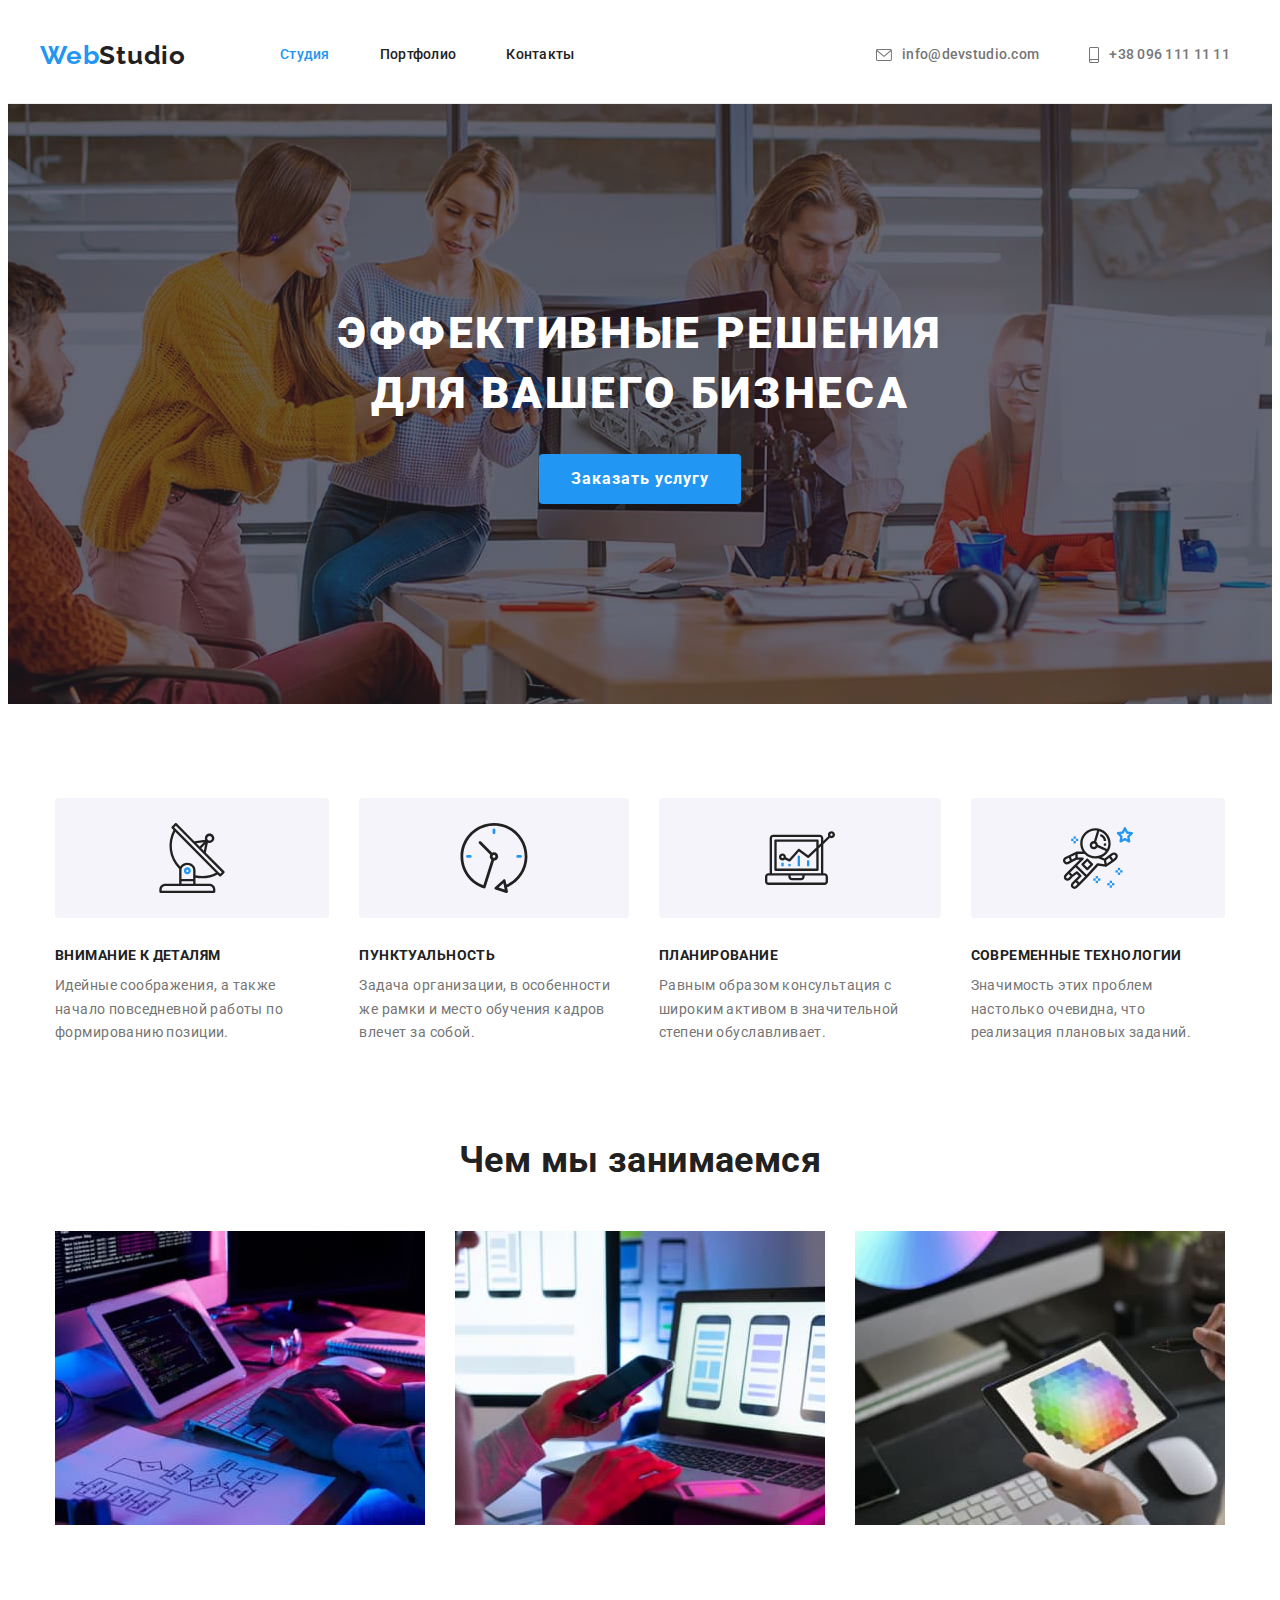
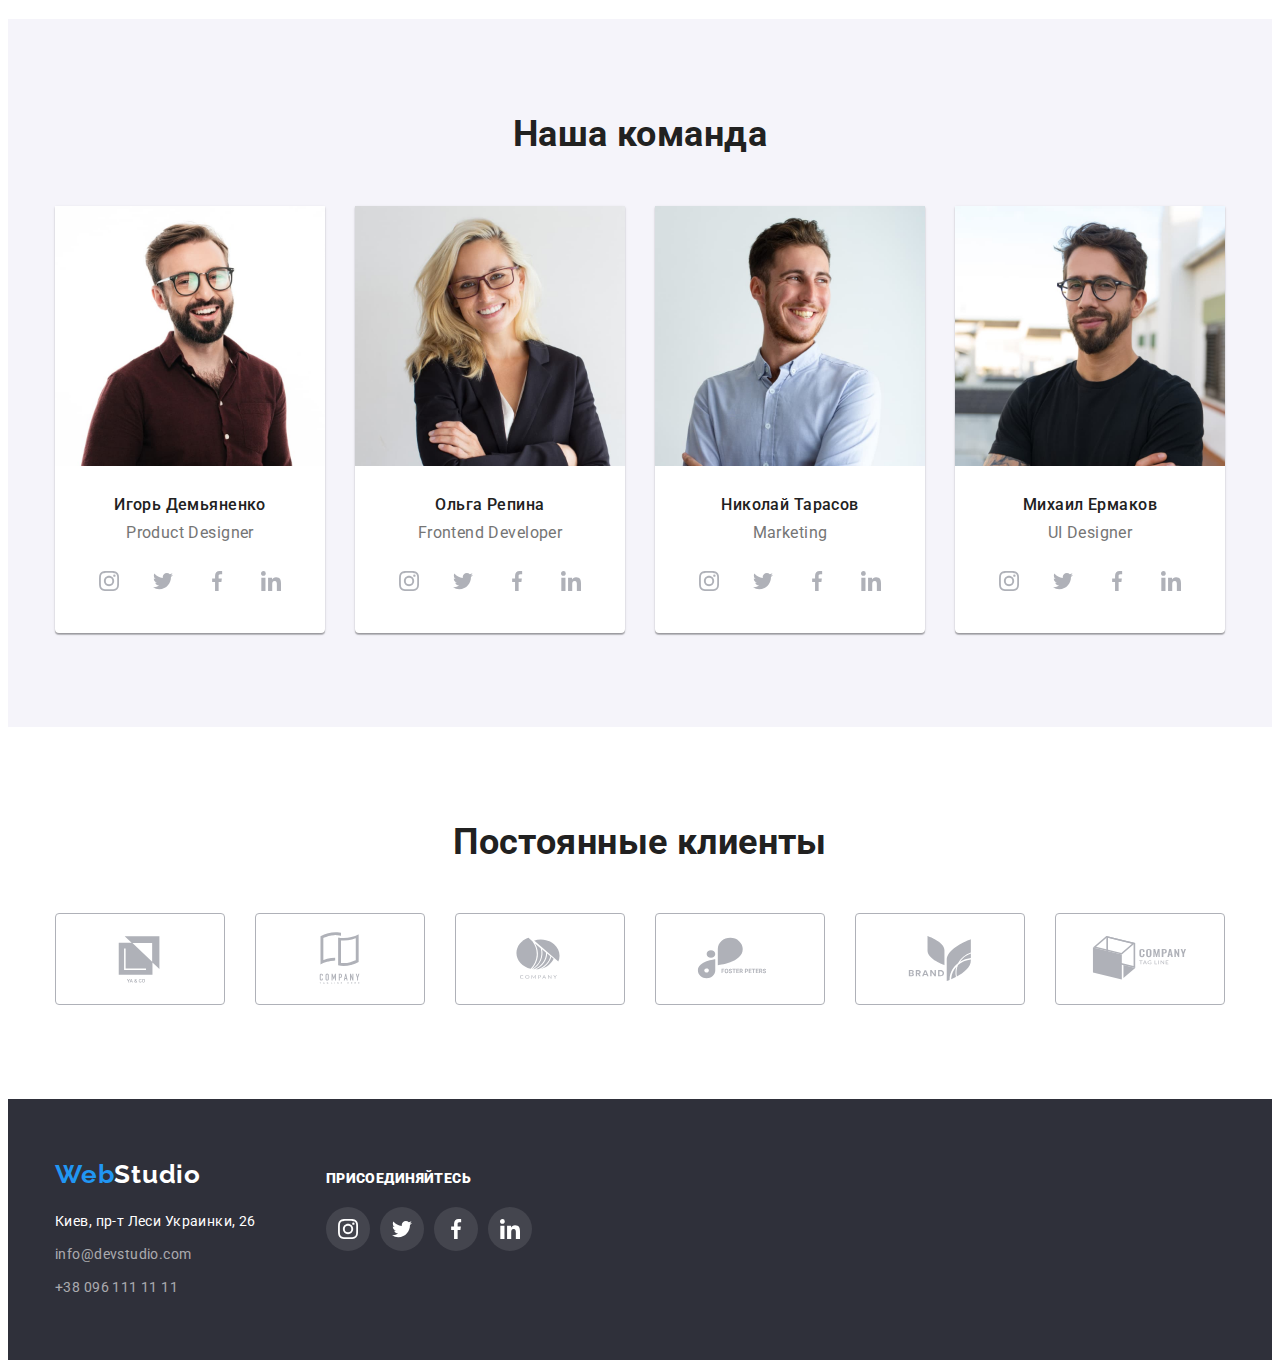
<file: index.html>
<!DOCTYPE html>
<html lang="ru">

<head>
    <meta charset="UTF-8">
    <meta http-equiv="X-UA-Compatible" content="IE=edge">
    <meta name="viewport" content="width=device-width, initial-scale=1.0">
    <title>Студия</title>
    <link rel="stylesheet"
        href="https://fonts.googleapis.com/css2?family=Raleway:wght@700&family=Roboto:wght@400;500;700;900&display=swap">
    <link rel="stylesheet" href="https://cdnjs.cloudflare.com/ajax/libs/modern-normalize/1.1.0/modern-normalize.min.css"
        integrity="sha512-wpPYUAdjBVSE4KJnH1VR1HeZfpl1ub8YT/NKx4PuQ5NmX2tKuGu6U/JRp5y+Y8XG2tV+wKQpNHVUX03MfMFn9Q=="
        crossorigin="anonymous" referrerpolicy="no-referrer" />
    <link rel="stylesheet" href="./css/style.css">
</head>

<body>
    <!-- Секция Header -->
    <header class="section-header">
        <div class="container header-container">
            <div class="logoWrapper">
                <a class=" logo link" href="./index.html">
                    Web<span class="logo-accent-header">Studio</span>
                </a>
            </div>
            <nav>
                <ul class="site-nav list">
                    <li class="nav-link nav-link-active"><a href="./index.html">Студия</a> </li>
                    <li class="nav-link"><a href="./portfolio.html">Портфолио</a> </li>
                    <li class="nav-link"><a href="#">Контакты</a> </li>
                </ul>
            </nav>
            <ul class="site-auth list">
                <li class="site-auth-item">
                    <a class="site-auth-link" href="mailto:info@devstudio.com">
                        <svg class="site-auth-icon" width="16px" height="12px">
                            <use href="./images/icons.svg#icon-envelope"></use>
                        </svg> info@devstudio.com</a>
                </li>
                <li class="site-auth-icon">
                    <a class="site-auth-link" href="tel:+380961111111"><svg class="site-auth-icon" width="10px"
                            height="16px">
                            <use href="./images/icons.svg#icon-smartphone"></use>
                        </svg> +38 096 111 11 11</a>
                </li>
            </ul>
        </div>
    </header>
    <main>
        <!-- Секция 1 Hero -->
        <section class="hero section overlay">
            <div class="container">
                <h1 class="hero-title">Эффективные решения для вашего бизнеса</h1>
                <button class="hero-button" type="button">Заказать услугу</button>
            </div>
        </section>
        <!-- Секция Future -->
        <section class="features section">
            <div class="container">
                <h2 class="features-title visually-hidden">Особенности</h2>
                <ul class="features-list list">
                    <li class="features-list-item ">
                        <h3 class="features-list-title">Внимание к деталям</h3>
                        <p class="features-list-description">Идейные соображения, а также начало повседневной работы по
                            формированию позиции.</p>
                    </li>
                    <li class="features-list-item">
                        <h3 class="features-list-title">Пунктуальность</h3>
                        <p class="features-list-description">Задача организации, в особенности же рамки и место обучения
                            кадров влечет за собой.</p>
                    </li>
                    <li class="features-list-item">
                        <h3 class="features-list-title">Планирование</h3>
                        <p class="features-list-description">Равным образом консультация с широким активом в
                            значительной степени обуславливает.</p>
                    </li>
                    <li class="features-list-item">
                        <h3 class="features-list-title">Современные технологии</h3>
                        <p class="features-list-description">Значимость этих проблем настолько очевидна, что реализация
                            плановых заданий.</p>
                    </li>
                </ul>
            </div>
        </section>
        <!-- Секция Our-work -->
        <section class="section">
            <div class="container">
                <h2 class="our-work-title">Чем мы занимаемся</h2>
                <ul class="our-work-list list">
                    <li class="our-work-item"><img src="./images/about-us/img.jpg" alt="Программное-обеспечение"
                            width="370" height="294" /></li>
                    <li class="our-work-item"><img src="./images/about-us/img(1).jpg" alt="Мобильные-приложения"
                            width="370" height="294" /></li>
                    <li class="our-work-item"><img src="./images/about-us/img(2).jpg" alt="Дизайн" width="370"
                            height="294" /></li>
                </ul>
            </div>
        </section>

        <!-- Секция Our-team -->
        <section class="our-team section">
            <div class="container">
                <h2 class="our-team-title">Наша команда</h2>
                <ul class="team-list list">
                    <li class="team-list-item ">
                        <img src="./images/team/team-player.jpg" alt="Игорь-Демьяненко" width="270" height="260" />
                        <div class="team-member-description">
                            <h3 class="team-member-title">Игорь Демьяненко</h3>
                            <p class="team-member-position" lang="eu">Product Designer</p>
                            <ul class="list social-media">
                                <li class="social-media-item">
                                    <a class="social-media-link link" href="#" target="_blank"
                                        rel="noopener no-referrer" aria-label="instagram">
                                        <svg class="social-media-icon" width="20px" height="20px">
                                            <use href="./images/icons.svg#icon-instagram"></use>
                                        </svg>
                                    </a>
                                </li>
                                <li class="social-media-item">
                                    <a class="social-media-link link" href="#" target="_blank"
                                        rel="noopener no-referrer" aria-label="twitter">
                                        <svg class="social-media-icon" width="20px" height="20px">
                                            <use href="./images/icons.svg#icon-twitter"></use>
                                        </svg>
                                    </a>
                                </li>
                                <li class="social-media-item">
                                    <a class="social-media-link link" href="#" target="_blank"
                                        rel="noopener no-referrer" aria-label="facebook">
                                        <svg class="social-media-icon" width="20px" height="20px">
                                            <use href="./images/icons.svg#icon-facebook"></use>
                                        </svg>
                                    </a>
                                </li>
                                <li class="social-media-item">
                                    <a class="social-media-link link" href="#" target="_blank"
                                        rel="noopener no-referrer" aria-label="linkedin">
                                        <svg class="social-media-icon" width="20px" height="20px">
                                            <use href="./images/icons.svg#icon-linkedin"></use>
                                        </svg>
                                    </a>
                                </li>
                            </ul>
                        </div>
                    </li>
                    <li class="team-list-item">
                        <img src="./images/team/team-player(1).jpg" alt="Ольга-Репина" width="270" height="260" />
                        <div class="team-member-description">
                            <h3 class="team-member-title">Ольга Репина</h3>
                            <p class="team-member-position" lang="eu">Frontend Developer</p>
                            <ul class="list social-media">
                                <li class="social-media-item">
                                    <a class="social-media-link link" href="#" target="_blank"
                                        rel="noopener no-referrer" aria-label="instagram">
                                        <svg class="social-media-icon" width="20px" height="20px">
                                            <use href="./images/icons.svg#icon-instagram"></use>
                                        </svg>
                                    </a>
                                </li>
                                <li class="social-media-item">
                                    <a class="social-media-link link" href="#" target="_blank"
                                        rel="noopener no-referrer" aria-label="twitter">
                                        <svg class="social-media-icon" width="20px" height="20px">
                                            <use href="./images/icons.svg#icon-twitter"></use>
                                        </svg>
                                    </a>
                                </li>
                                <li class="social-media-item">
                                    <a class="social-media-link link" href="#" target="_blank"
                                        rel="noopener no-referrer" aria-label="facebook">
                                        <svg class="social-media-icon" width="20px" height="20px">
                                            <use href="./images/icons.svg#icon-facebook"></use>
                                        </svg>
                                    </a>
                                </li>
                                <li class="social-media-item">
                                    <a class="social-media-link link" href="#" target="_blank"
                                        rel="noopener no-referrer" aria-label="linkedin">
                                        <svg class="social-media-icon" width="20px" height="20px">
                                            <use href="./images/icons.svg#icon-linkedin"></use>
                                        </svg>
                                    </a>
                                </li>
                            </ul>
                        </div>
                    </li>
                    <li class="team-list-item">
                        <img src="./images/team/team-player(2).jpg" alt="Николай-Тарасов" width="270" height="260" />
                        <div class="team-member-description">
                            <h3 class="team-member-title">Николай Тарасов</h3>
                            <p class="team-member-position" lang="eu">Marketing</p>
                            <ul class="list social-media">
                                <li class="social-media-item">
                                    <a class="social-media-link link" href="#" target="_blank"
                                        rel="noopener no-referrer" aria-label="instagram">
                                        <svg class="social-media-icon" width="20px" height="20px">
                                            <use href="./images/icons.svg#icon-instagram"></use>
                                        </svg>
                                    </a>
                                </li>
                                <li class="social-media-item">
                                    <a class="social-media-link link" href="#" target="_blank"
                                        rel="noopener no-referrer" aria-label="twitter">
                                        <svg class="social-media-icon" width="20px" height="20px">
                                            <use href="./images/icons.svg#icon-twitter"></use>
                                        </svg>
                                    </a>
                                </li>
                                <li class="social-media-item">
                                    <a class="social-media-link link" href="#" target="_blank"
                                        rel="noopener no-referrer" aria-label="facebook">
                                        <svg class="social-media-icon" width="20px" height="20px">
                                            <use href="./images/icons.svg#icon-facebook"></use>
                                        </svg>
                                    </a>
                                </li>
                                <li class="social-media-item">
                                    <a class="social-media-link link" href="#" target="_blank"
                                        rel="noopener no-referrer" aria-label="linkedin">
                                        <svg class="social-media-icon" width="20px" height="20px">
                                            <use href="./images/icons.svg#icon-linkedin"></use>
                                        </svg>
                                    </a>
                                </li>
                            </ul>
                        </div>
                    </li>
                    <li class="team-list-item">
                        <img src="./images/team/team-player(3).jpg" alt="Михаил-Ермаков" width="270" height="260" />
                        <div class="team-member-description">
                            <h3 class="team-member-title">Михаил Ермаков</h3>
                            <p class="team-member-position" lang="eu">UI Designer</p>
                            <ul class="list social-media">
                                <li class="social-media-item">
                                    <a class="social-media-link link" href="#" target="_blank"
                                        rel="noopener no-referrer" aria-label="instagram">
                                        <svg class="social-media-icon" width="20px" height="20px">
                                            <use href="./images/icons.svg#icon-instagram"></use>
                                        </svg>
                                    </a>
                                </li>
                                <li class="social-media-item">
                                    <a class="social-media-link link" href="#" target="_blank"
                                        rel="noopener no-referrer" aria-label="twitter">
                                        <svg class="social-media-icon" width="20px" height="20px">
                                            <use href="./images/icons.svg#icon-twitter"></use>
                                        </svg>
                                    </a>
                                </li>
                                <li class="social-media-item">
                                    <a class="social-media-link link" href="#" target="_blank"
                                        rel="noopener no-referrer" aria-label="facebook">
                                        <svg class="social-media-icon" width="20px" height="20px">
                                            <use href="./images/icons.svg#icon-facebook"></use>
                                        </svg>
                                    </a>
                                </li>
                                <li class="social-media-item">
                                    <a class="social-media-link link" href="#" target="_blank"
                                        rel="noopener no-referrer" aria-label="linkedin">
                                        <svg class="social-media-icon" width="20px" height="20px">
                                            <use href="./images/icons.svg#icon-linkedin"></use>
                                        </svg>
                                    </a>
                                </li>
                            </ul>
                        </div>
                    </li>
                </ul>
            </div>
        </section>
        <section class="section">
            <div class="container">
                <h2 class="our-clients-title">Постоянные клиенты</h2>
                <ul class="list our-clients">
                    <li class="our-clients-item">
                        <a class="our-clients-link link" href="#" target="_blank" rel="noopener no-referrer"
                            aria-label="YA & CO">
                            <svg class="our-clients-icon" width="106px" height="60px">
                                <use href="./images/icons.svg#icon-client-1"></use>
                            </svg>
                        </a>
                    </li>
                    <li class="our-clients-item">
                        <a class="our-clients-link link" href="#" target="_blank" rel="noopener no-referrer"
                            aria-label="Company Tagline Here">
                            <svg class="our-clients-icon" width="106px" height="60px">
                                <use href="./images/icons.svg#icon-client-2"></use>
                            </svg>
                        </a>
                    </li>
                    <li class="our-clients-item">
                        <a class="our-clients-link link" href="#" target="_blank" rel="noopener no-referrer"
                            aria-label="Company">
                            <svg class="our-clients-icon" width="106px" height="60px">
                                <use href="./images/icons.svg#icon-client-3"></use>
                            </svg>
                        </a>
                    </li>
                    <li class="our-clients-item">
                        <a class="our-clients-link link" href="#" target="_blank" rel="noopener no-referrer"
                            aria-label="Foster Peters">
                            <svg class="our-clients-icon" width="106px" height="60px">
                                <use href="./images/icons.svg#icon-client-4"></use>
                            </svg>
                        </a>
                    </li>
                    <li class="our-clients-item">
                        <a class="our-clients-link link" href="#" target="_blank" rel="noopener no-referrer"
                            aria-label="Brand">
                            <svg class="our-clients-icon" width="106px" height="60px">
                                <use href="./images/icons.svg#icon-client-5"></use>
                            </svg>
                        </a>
                    </li>
                    <li class="our-clients-item">
                        <a class="our-clients-link link" href="#" target="_blank" rel="noopener no-referrer"
                            aria-label="Company Tag Line">
                            <svg class="our-clients-icon" width="106px" height="60px">
                                <use href="./images/icons.svg#icon-client-6"></use>
                            </svg>
                        </a>
                    </li>
                </ul>
            </div>
        </section>
    </main>

    <!-- Секция Footer -->
    <footer class="page-footer">
        <div class="container footer-container">
            <div class="footer-adress">
                <a class="logo link" href="./index.html">
                    Web<span class="logo-accent-footer">Studio</span>
                </a>
                <address>
                    <ul class="footer-list list">
                        <li class="footer-list-item"><a class="footer-list-address-link"
                                href="https://goo.gl/maps/Rm4vWPJoZRs2Vfyq5" target="_blank"
                                rel="noopener nofollow">Киев, пр-т Леси Украинки, 26</a></li>
                        <li class="footer-list-item"><a class="footer-list-link"
                                href="mailto:info@devstudio.com">info@devstudio.com</a></li>
                        <li class="footer-list-item"><a class="footer-list-link" href="tel:+380961111111">+38 096 111 11
                                11</a>
                        </li>
                    </ul>
                </address>
            </div>
            <div class="footer-social-link">
                <p class="footer-social-slogan"><strong>присоединяйтесь</strong></p>
                <ul class="list social-media">
                    <li class="social-media-item">
                        <a class="social-media-link footer-media-link link" href="#" target="_blank"
                            rel="noopener no-referrer" aria-label="instagram">
                            <svg class="social-media-icon-footer" width="20px" height="20px">
                                <use href="./images/icons.svg#icon-instagram"></use>
                            </svg>
                        </a>
                    </li>
                    <li class="social-media-item">
                        <a class="social-media-link footer-media-link link" href="#" target="_blank"
                            rel="noopener no-referrer" aria-label="twitter">
                            <svg class="social-media-icon-footer" width="20px" height="20px">
                                <use href="./images/icons.svg#icon-twitter"></use>
                            </svg>
                        </a>
                    </li>
                    <li class="social-media-item">
                        <a class="social-media-link footer-media-link link" href="#" target="_blank"
                            rel="noopener no-referrer" aria-label="facebook">
                            <svg class="social-media-icon-footer" width="20px" height="20px">
                                <use href="./images/icons.svg#icon-facebook"></use>
                            </svg>
                        </a>
                    </li>
                    <li class="social-media-item">
                        <a class="social-media-link footer-media-link link" href="#" target="_blank"
                            rel="noopener no-referrer" aria-label="linkedin">
                            <svg class="social-media-icon-footer" width="20px" height="20px">
                                <use href="./images/icons.svg#icon-linkedin"></use>
                            </svg>
                        </a>
                    </li>
                </ul>
            </div>
        </div>
    </footer>
</body>

</html>
</file>
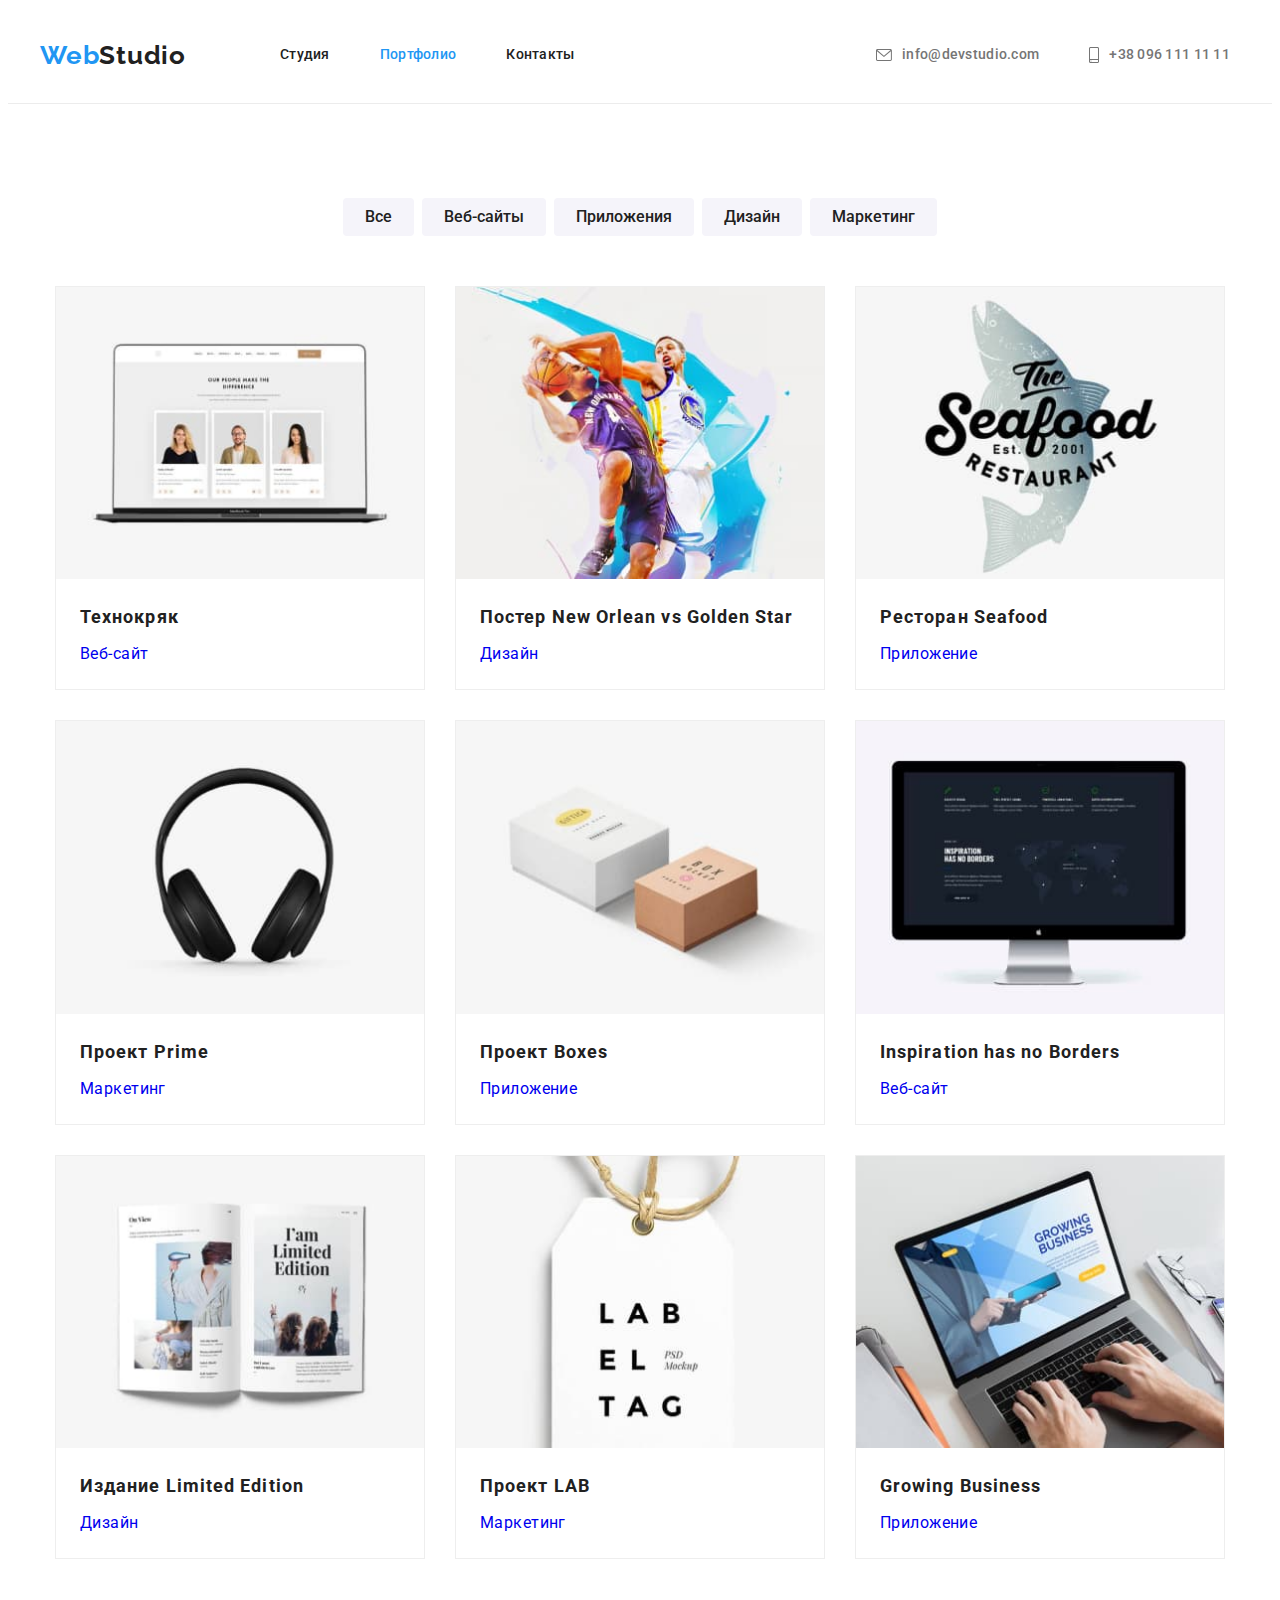
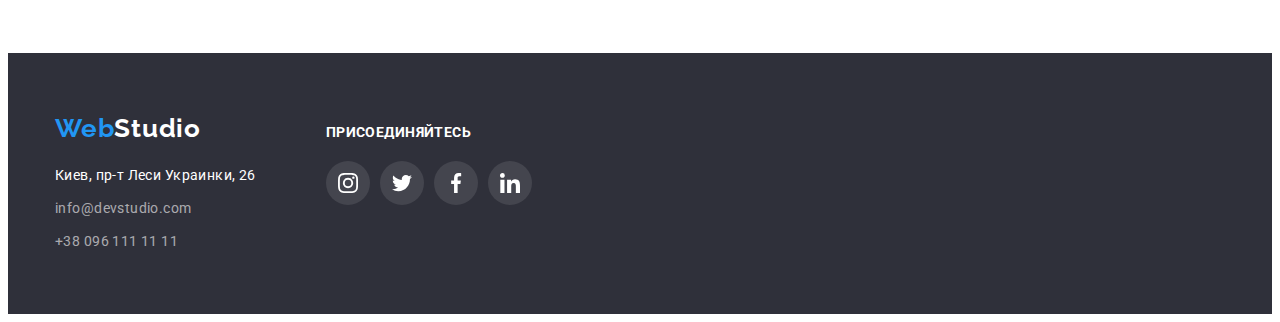
<file: portfolio.html>
<!DOCTYPE html>
<html lang="ru">

<head>
    <meta charset="UTF-8">
    <meta http-equiv="X-UA-Compatible" content="IE=edge">
    <meta name="viewport" content="width=device-width, initial-scale=1.0">
    <title>Студия</title>
    <link rel="stylesheet"
        href="https://fonts.googleapis.com/css2?family=Raleway:wght@700&family=Roboto:wght@400;500;700;900&display=swap">
    <link rel="stylesheet" href="https://cdnjs.cloudflare.com/ajax/libs/modern-normalize/1.1.0/modern-normalize.min.css"
        integrity="sha512-wpPYUAdjBVSE4KJnH1VR1HeZfpl1ub8YT/NKx4PuQ5NmX2tKuGu6U/JRp5y+Y8XG2tV+wKQpNHVUX03MfMFn9Q=="
        crossorigin="anonymous" referrerpolicy="no-referrer" />
    <link rel="stylesheet" href="./css/style.css">
</head>

<body>
    <!-- Секция Header -->
    <header class="section-header">
        <div class="container header-container">
            <div class="logoWrapper">
                <a class=" logo link" href="./index.html">
                    Web<span class="logo-accent-header">Studio</span>
                </a>
            </div>
            <nav>
                <ul class="site-nav list">
                    <li class="nav-link"><a href="./index.html">Студия</a> </li>
                    <li class="nav-link nav-link-active"><a href="./portfolio.html">Портфолио</a> </li>
                    <li class="nav-link"><a href="#">Контакты</a> </li>
                </ul>
            </nav>
            <ul class="site-auth list">
                <li class="site-auth-item">
                    <a class="site-auth-link" width="16" height="12" href="mailto:info@devstudio.com"><svg
                            class="site-auth-icon" width="16px" height="12px">
                            <use href="./images/icons.svg#icon-envelope"></use>
                        </svg> info@devstudio.com</a>
                </li>
                <li class="site-auth-icon">
                    <a class="site-auth-link" href="tel:+380961111111"><svg class="site-auth-icon" width="10px"
                            height="16px">
                            <use href="./images/icons.svg#icon-smartphone"></use>
                        </svg> +38 096 111 11 11</a>
                </li>
            </ul>
        </div>
    </header>

    <!-- Секция Примеры работ -->
    <section class="section">
        <div class="container">
            <h1 class="visually-hidden">Примеры работ</h1>
            <ul class="filter-list list">
                <li class="filter-list-item">
                    <button class="filter-button" type="button">Все</button>
                </li>
                <li class="filter-list-item">
                    <button class="filter-button" type="button">Веб-сайты</button>
                </li>
                <li class="filter-list-item">
                    <button class="filter-button" type="button">Приложения</button>
                </li>
                <li class="filter-list-item">
                    <button class="filter-button" type="button">Дизайн</button>
                </li>
                <li class="filter-list-item">
                    <button class="filter-button" type="button">Маркетинг</button>
                </li>
            </ul>
            <ul class="project-list  list">
                <li class="project-list-item">
                    <a class="project-list-link" href="#" target="_blank" rel="noopener no-referrer"
                        aria-label="Веб-сайт Технокряк">
                        <img src="./images/portfolio/technocrack.jpg" alt="Технокряк" width="370" height="294">
                        <div class="list-item-description">
                            <h2 class="project-title">Технокряк</h2>
                            <p class="project-type">Веб-сайт</p>
                        </div>
                    </a>
                </li>
                <li class="project-list-item">
                    <a class="project-list-link" href="#" target="_blank" rel="noopener no-referrer"
                        aria-label="Дизайн Постер New Orlean vs Golden Star">
                        <img src="./images/portfolio/new-orlean-vs-golden-star.jpg"
                            alt="Постер-New-Orlean-vs-Golden-Star" width="370" height="294">
                        <div class="list-item-description">
                            <h2 class="project-title">Постер New Orlean vs Golden Star</h2>
                            <p class="project-type">Дизайн</p>
                        </div>
                    </a>
                </li>
                <li class="project-list-item">
                    <a class="project-list-link" href="#" target="_blank" rel="noopener no-referrer"
                        aria-label="Приложение Ресторан Seafood">
                        <img src="./images/portfolio/seafood.jpg" alt="Ресторан-Seafood" width="370" height="294">
                        <div class="list-item-description">
                            <h2 class="project-title">Ресторан Seafood</h2>
                            <p class="project-type">Приложение</p>
                        </div>
                    </a>
                </li>
                <li class="project-list-item">
                    <a class="project-list-link" href="#" target="_blank" rel="noopener no-referrer"
                        aria-label="Маркетинг Проект Prime">
                        <img src="./images/portfolio/prime.jpg" alt="Проект-Prime" width="370" height="294">
                        <div class="list-item-description">
                            <h2 class="project-title">Проект Prime</h2>
                            <p class="project-type">Маркетинг</p>
                        </div>
                    </a>
                </li>
                <li class="project-list-item">
                    <a class="project-list-link" href="#" target="_blank" rel="noopener no-referrer"
                        aria-label="Приложение Проект Boxes">
                        <img src="./images/portfolio/boxes.jpg" alt="Проект-Boxes" width="370" height="294">
                        <div class="list-item-description">
                            <h2 class="project-title">Проект Boxes</h2>
                            <p class="project-type">Приложение</p>
                        </div>
                    </a>
                </li>
                <li class="project-list-item">
                    <a class="project-list-link" href="#" target="_blank" rel="noopener no-referrer"
                        aria-label="Веб-сайт Inspiration has no Borders">
                        <img src="./images/portfolio/inspiration-has-no-borders.jpg" alt="Inspiration-has-no-Borders"
                            width="370" height="294">
                        <div class="list-item-description">
                            <h2 class="project-title">Inspiration has no Borders</h2>
                            <p class="project-type">Веб-сайт</p>
                        </div>
                    </a>
                </li>
                <li class="project-list-item">
                    <a class="project-list-link" href="#" target="_blank" rel="noopener no-referrer"
                        aria-label="Дизайн Издание Limited Edition">
                        <img src="./images/portfolio/limited-edition.jpg" alt="Издание-Limited-Edition" width="370"
                            height="294">
                        <div class="list-item-description">
                            <h2 class="project-title">Издание Limited Edition</h2>
                            <p class="project-type">Дизайн</p>
                        </div>
                    </a>
                </li>
                <li class="project-list-item">
                    <a class="project-list-link" href="#" target="_blank" rel="noopener no-referrer"
                        aria-label="Маркетинг Проект LAB">
                        <img src="./images/portfolio/lab.jpg" alt="Проект-LAB" width="370" height="294">
                        <div class="list-item-description">
                            <h2 class="project-title">Проект LAB</h2>
                            <p class="project-type">Маркетинг</p>
                        </div>
                    </a>
                </li>
                <li class="project-list-item">
                    <a class="project-list-link" href="#" target="_blank" rel="noopener no-referrer"
                        aria-label="Приложение Growing Business">
                        <img src="./images/portfolio/growing-business.jpg" alt="Growing-Business" width="370"
                            height="294">
                        <div class="list-item-description">
                            <h2 class="project-title">Growing Business</h2>
                            <p class="project-type">Приложение</p>
                        </div>
                    </a>
                </li>
            </ul>
        </div>
    </section>
    </main>

    <!-- Секция Footer -->
    <footer class="page-footer">
        <div class="container footer-container">
            <div class="footer-adress">
                <a class="logo link" href="./index.html">
                    Web<span class="logo-accent-footer">Studio</span>
                </a>
                <address>
                    <ul class="footer-list list">
                        <li class="footer-list-item"><a class="footer-list-address-link"
                                href="https://goo.gl/maps/Rm4vWPJoZRs2Vfyq5" target="_blank"
                                rel="noopener nofollow">Киев, пр-т Леси Украинки, 26</a></li>
                        <li class="footer-list-item"><a class="footer-list-link"
                                href="mailto:info@devstudio.com">info@devstudio.com</a></li>
                        <li class="footer-list-item"><a class="footer-list-link" href="tel:+380961111111">+38 096 111 11
                                11</a>
                        </li>
                    </ul>
                </address>
            </div>
            <div class="footer-social-link">
                <h3 class="footer-social-title visually-hidden">Мы в социальных сетях</h3>
                <p class="footer-social-slogan" lang="ru">присоединяйтесь</p>
                <ul class="list social-media">
                    <li class="social-media-item">
                        <a class="social-media-link footer-media-link link" href="#" target="_blank"
                            rel="noopener no-referrer" aria-label="instagram">
                            <svg class="social-media-icon-footer" width="20px" height="20px">
                                <use href="./images/icons.svg#icon-instagram"></use>
                            </svg>
                        </a>
                    </li>
                    <li class="social-media-item">
                        <a class="social-media-link footer-media-link link" href="#" target="_blank"
                            rel="noopener no-referrer" aria-label="twitter">
                            <svg class="social-media-icon-footer" width="20px" height="20px">
                                <use href="./images/icons.svg#icon-twitter"></use>
                            </svg>
                        </a>
                    </li>
                    <li class="social-media-item">
                        <a class="social-media-link footer-media-link link" href="#" target="_blank"
                            rel="noopener no-referrer" aria-label="facebook">
                            <svg class="social-media-icon-footer" width="20px" height="20px">
                                <use href="./images/icons.svg#icon-facebook"></use>
                            </svg>
                        </a>
                    </li>
                    <li class="social-media-item">
                        <a class="social-media-link footer-media-link link" href="#" target="_blank"
                            rel="noopener no-referrer" aria-label="linkedin">
                            <svg class="social-media-icon-footer" width="20px" height="20px">
                                <use href="./images/icons.svg#icon-linkedin"></use>
                            </svg>
                        </a>
                    </li>
                </ul>
            </div>
        </div>
    </footer>
</body>

</html>
</file>
<file: css/style.css>
html {
  box-sizing: border-box;
}

*,
*::before,
*::after {
  box-sizing: border-box;
}

:root {
  --dark-accent: #2196f3;
  --accent: #188ce8;
  --dark-text: #212121;
  --dark-background: #2f303a;
  --main: #ffffff;
  --light-border: #eeeeee;
  --second-text-color: #757575;
  --link-color: #afb1b8;
  --light-background: #f5f4fa;
  --header-line: #ececec;
}

body {
  font-family: 'Roboto', 'sans-serif';
  background-color: var(--main);
  color: var(--second-text-color);
  font-size: 14px;
  letter-spacing: 0.03em;
}

h1,
h2,
h3,
h4,
h5,
h6,
p {
  margin: 0;
}

img {
  display: block;
  max-width: 100%;
  height: auto;
}

address {
  font-style: normal;
}

.section {
  padding-top: 94px;
  padding-bottom: 94px;
}

.container {
  width: 1200px;
  padding: 0 15px;
  margin: 0 auto;
}

.visually-hidden {
  visibility: hidden;
  width: 0;
  height: 0;
  margin: 0;
  position: absolute;
  width: 1px;
  height: 1px;
  margin: -1px;
  border: 0;
  padding: 0;
  white-space: nowrap;
  clip-path: inset(100%);
  clip: rect(0 0 0 0);
  overflow: hidden;
}

.list {
  list-style: none;
  margin: 0;
  padding: 0;
}

.logo,
.nav-link a,
.site-auth-link,
.footer-list-link,
.footer-list-address-link {
  text-decoration: none;
}

.nav-link a:hover,
.nav-link a:focus,
.site-auth-link:hover,
.site-auth-link:focus,
.footer-list-link:hover,
.footer-list-link:focus,
.footer-list-address-link:hover,
.footer-list-address-link:focus {
  color: var(--dark-accent);
}

.logo,
.logo * {
  font-family: 'Raleway', 'sans-serif';
}

.logo {
  font-weight: 700;
  font-size: 26px;
  line-height: 1.19;
  letter-spacing: 0.03em;
  color: var(--dark-accent);
}

.logo-accent-header {
  color: var(--dark-text);
}

.logo-accent-footer {
  color: var(--main);
}

/* Хедер*/
.section-header{
  border-bottom: 1px solid var(--header-line);
}

.header-container {
  display: flex;
  align-items: center;

  padding: 32px 0;
}

.logoWrapper {
  margin-right: 94px;
}

.site-nav {
  display: flex;
}

.nav-link a {
  font-weight: 500;
  font-size: 14px;
  line-height: 1.14;
  letter-spacing: 0.02em;
  color: var(--dark-text);
  display: flex;
}

li.nav-link:not(:last-child) {
  margin-right: 50px;
}

.nav-link-active a {
  color: var(--dark-accent);
}

.site-auth-link {
  font-weight: 500;
  font-size: 14px;
  line-height: 1.14;
  letter-spacing: 0.02em;
  color: var(--second-text-color);
  display: flex;
  align-items: center;
}

.site-auth {
  display: flex;
  align-items: center;
  justify-content: flex-end;
  width: 100%;
}

.site-auth-item:not(:last-child) {
  margin-right: 50px;
}

.site-auth-icon {
  margin-right: 10px;
  fill: currentColor;
}

/* Секция герой*/

.overlay {
  max-width: 1600px;
  height: 600px;
  margin-left: auto;
  margin-right: auto;
  background-image: linear-gradient(to right, rgba(47, 48, 58, 0.4), rgba(47, 48, 58, 0.4)),
    url(../images/hero/overlay-img.jpg);
  background-repeat: no-repeat;
  background-position: center;
  background-size: cover;
}

.hero {
  background-color: var(--dark-background);
  padding: 200px 0;
}

.hero-title {
  width: 696px;
  margin: 0 auto;
  font-weight: 900;
  font-size: 44px;
  line-height: 1.36;
  text-align: center;
  letter-spacing: 0.06em;
  text-transform: uppercase;
  color: var(--main);
}

.hero-button {
  background-color: var(--dark-accent);
  color: var(--main);
  cursor: pointer;
  padding: 10px 32px;
  font-family: 'Roboto', 'sans-serif';
  font-style: normal;
  font-weight: 700;
  font-size: 16px;
  line-height: 1.88;
  border: none;
  border-radius: 4px;

  display: flex;
  align-items: center;
  text-align: center;
  letter-spacing: 0.06em;
  margin-top: 30px;
  margin-left: auto;
  margin-right: auto;
}

.hero-button:hover,
.hero-button:focus {
  background-color: var(--accent);
  box-shadow: 0px 4px 4px 0px #00000026;
}

/* Почему стоит выбрать нас */

.features {
  padding-bottom: 0;
}

.features-list {
  display: flex;
}

.features-list-item:not(:first-child) {
  margin-left: 30px;
}

.features-list-item::before {
  content: '';
  display: block;
  height: 120px;
  background-color: var(--light-background);
  background-repeat: no-repeat;
  background-position: center;
  margin-bottom: 30px;
  border-radius: 4px;
}

.features-list-item:nth-child(1):before {
  background-image: url(../images/icons/antenna.svg);
}

.features-list-item:nth-child(2):before {
  background-image: url(../images/icons/clock.svg);
}

.features-list-item:nth-child(3):before {
  background-image: url(../images/icons/diagram.svg);
}

.features-list-item:nth-child(4):before {
  background-image: url(../images/icons/astronaut.svg);
}

.features-list-title {
  font-weight: 700;
  font-size: 14px;
  line-height: 1.14;
  text-transform: uppercase;
  color: var(--dark-text);
}

.features-list-description {
  margin-top: 10px;
  line-height: 1.7;
  color: var(--second-text-color);
}

/* Почему стоит выбрать нас */

.our-work-title {
  font-weight: 700;
  font-size: 36px;
  line-height: 1.17;
  text-align: center;
  color: var(--dark-text);
  margin-bottom: 50px;
}

.our-work-list {
  display: flex;
}

.our-work-item:not(:last-child) {
  margin-right: 30px;
}

/* Наша команда */

.team-list {
  display: flex;
}

.our-team-title {
  font-weight: 700;
  font-size: 36px;
  line-height: 1.17;
  text-align: center;
  color: var(--dark-text);
  margin-bottom: 50px;
  padding: 0;
}

.our-team {
  background-color: var(--light-background);
}

.team-list-item:not(:last-child) {
  margin-right: 30px;
}

.team-list-item {
  background-color: var(--main);
  box-shadow: 0px 1px 3px rgba(0, 0, 0, 0.12), 0px 1px 1px rgba(0, 0, 0, 0.14),
    0px 2px 1px rgba(0, 0, 0, 0.2);
  border-radius: 0px 0px 4px 4px;
}

.team-member-description {
  padding: 30px 0;
}

.team-member-title {
  font-weight: 500;
  font-size: 16px;
  line-height: 1.17;
  text-align: center;
  color: var(--dark-text);
  margin-bottom: 10px;
}

.team-member-position {
  font-size: 16px;
  line-height: 1.17;
  text-align: center;
  color: var(--second-text-color);
  margin-bottom: 16px;
}

.social-media {
  display: flex;
  justify-content: center;
}

.social-media-link {
  display: flex;
  align-items: center;
  justify-content: center;
  width: 44px;
  height: 44px;
  color: var(--link-color);
  background-color: var(--main);
  border-radius: 50%;
}

.social-media-link:hover,
.social-media-link:focus {
  color: var(--main);
  background-color: var(--dark-accent);
}

.social-media-icon {
  fill: currentColor;
}

.social-media-item:not(:last-child) {
  margin-right: 10px;
}

/* Наши клиенты */

.our-clients-title {
  font-weight: 700;
  font-size: 36px;
  line-height: 1.17;
  text-align: center;
  color: var(--dark-text);
  margin-bottom: 50px;
}

.our-clients {
  display: flex;
  justify-content: center;
}

.our-clients-item:not(:last-child) {
  margin-right: 30px;
}

.our-clients-link {
  display: flex;
  align-items: center;
  justify-content: center;
  width: 170px;
  height: 92px;
  color: var(--link-color);
  background-color: var(--main);
  border: 1px solid var(--link-color);
  border-radius: 4px;
}

.our-clients-link:hover,
.our-clients-link:focus {
  color: var(--dark-accent);
  border-color: var(--dark-accent);
}

.our-clients-icon {
  fill: currentColor;
}

/* Футер */

.page-footer {
  background-color: var(--dark-background);
  padding: 60px 0;
  display: flex;
}

.footer-container {
  display: flex;
  align-items: baseline;
}

.footer-adress {
  margin-right: 70px;
}

.page-footer address {
  margin-top: 20px;
}

.footer-list-item:not(:last-child) {
  margin-bottom: 9px;
}

.footer-list-link,
.footer-list-address-link {
  font-weight: 400;
  font-size: 14px;
  line-height: 1.71;
  color: rgba(255, 255, 255, 0.6);
  font-family: 'Roboto', 'sans-serif';
  font-style: normal;
}

.footer-list-address-link {
  color: var(--main);
}

.footer-social-slogan {
  color: var(--main);
  margin-bottom: 20px;
  font-style: normal;
  font-weight: 700;
  font-size: 14px;
  line-height: 1.14;
  text-transform: uppercase;
}

.footer-media-link {
  background-color: rgba(255, 255, 255, 0.1);
}

.social-media-icon-footer{
fill: var(--main);
}

/* Страница портфолио */

.filter-list {
  display: flex;
  justify-content: center;
  margin-bottom: 50px;
}

.filter-list-item:not(:last-child) {
  margin-right: 8px;
}

.filter-button {
  font-weight: 500;
  font-size: 16px;
  line-height: 1.62;
  text-align: center;
  background-color: var(--light-background);
  border-radius: 4px;
  border: none;
  color: var(--dark-text);
  cursor: pointer;
  font-family: inherit;
  padding: 6px 22px;
}

.filter-button:hover,
.filter-button:focus {
  background-color: var(--dark-accent);
  color: var(--main);
  box-shadow: 0px 3px 1px rgba(0, 0, 0, 0.1), 0px 1px 2px rgba(0, 0, 0, 0.08), 0px 2px 2px rgba(0, 0, 0, 0.12);
}

.project-list {
  display: flex;
  flex-wrap: wrap;
}

.project-list-item {
  border: 1px solid var(--light-border);
  flex-basis: 370px;
  margin-bottom: 30px;
}

.project-list-item:not(:nth-child(3n)) {
  margin-right: 30px;
}

.project-list-item:nth-last-child(-n + 3) {
  margin-bottom: 0;
}

.project-list-link{
  display: block;
  text-decoration: none;
}

.project-list-link:hover,
.project-list-link:focus{
  box-shadow: 0px 1px 1px rgba(0, 0, 0, 0.12), 0px 4px 4px rgba(0, 0, 0, 0.06), 1px 4px 6px rgba(0, 0, 0, 0.16);
}

.list-item-description {
  padding: 20px 24px;
}

.project-title {
  font-weight: 700;
  font-size: 18px;
  line-height: 2;
  letter-spacing: 0.06em;
  color: var(--dark-text);
  margin-bottom: 4px;
}

.project-type {
  font-size: 16px;
  line-height: 1.88;
}
</file>
